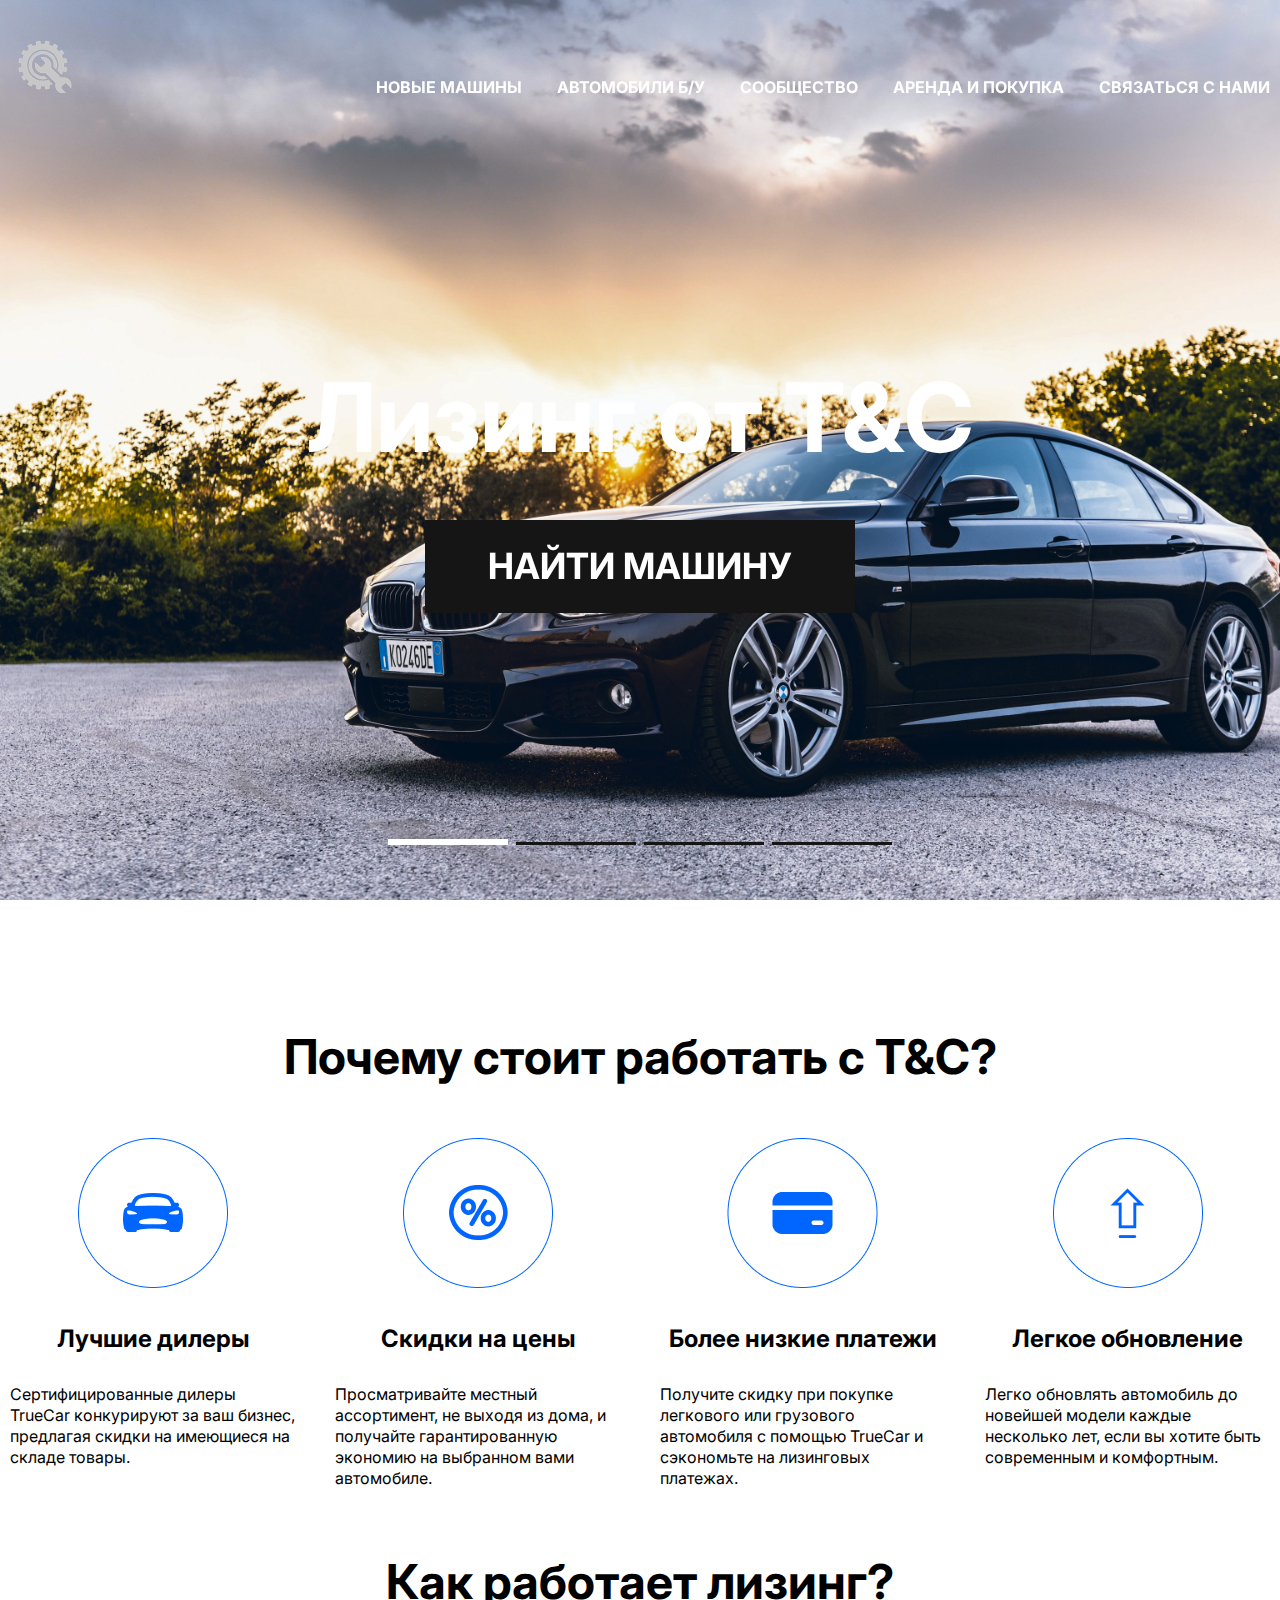
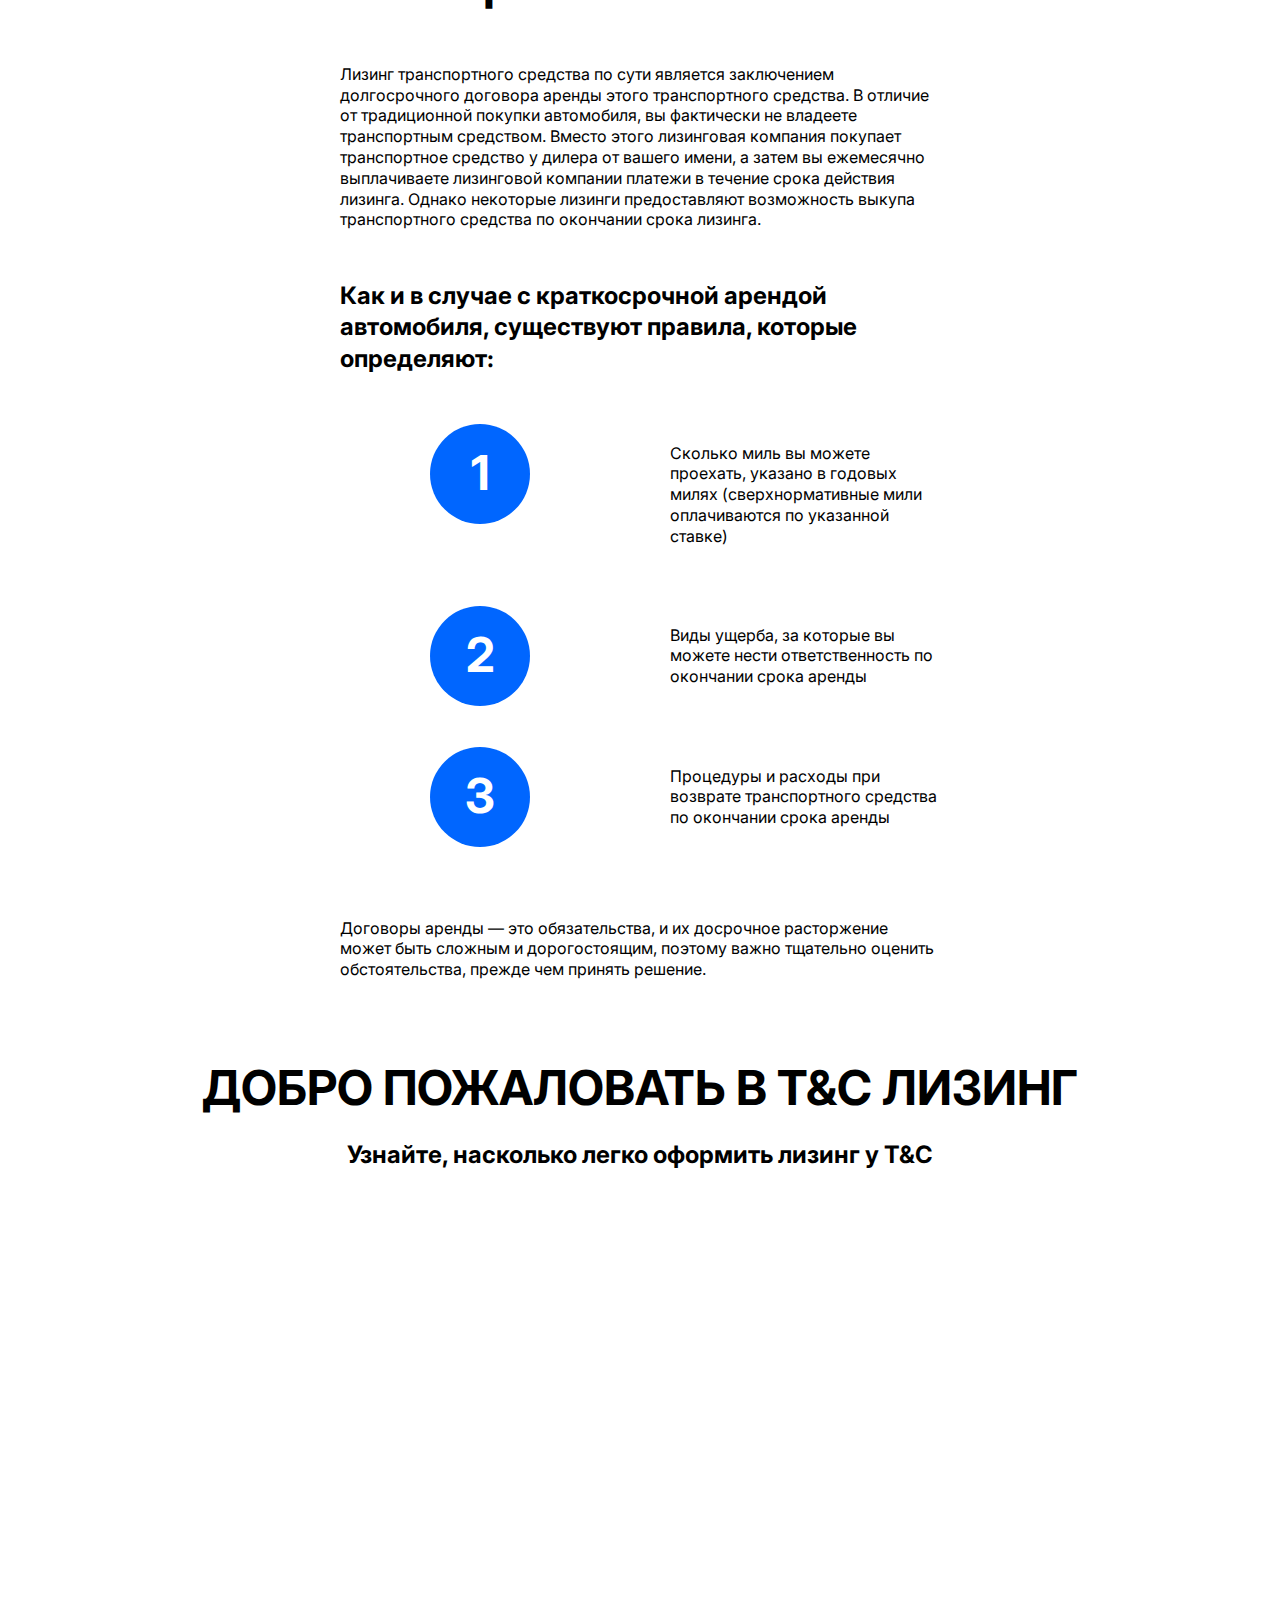
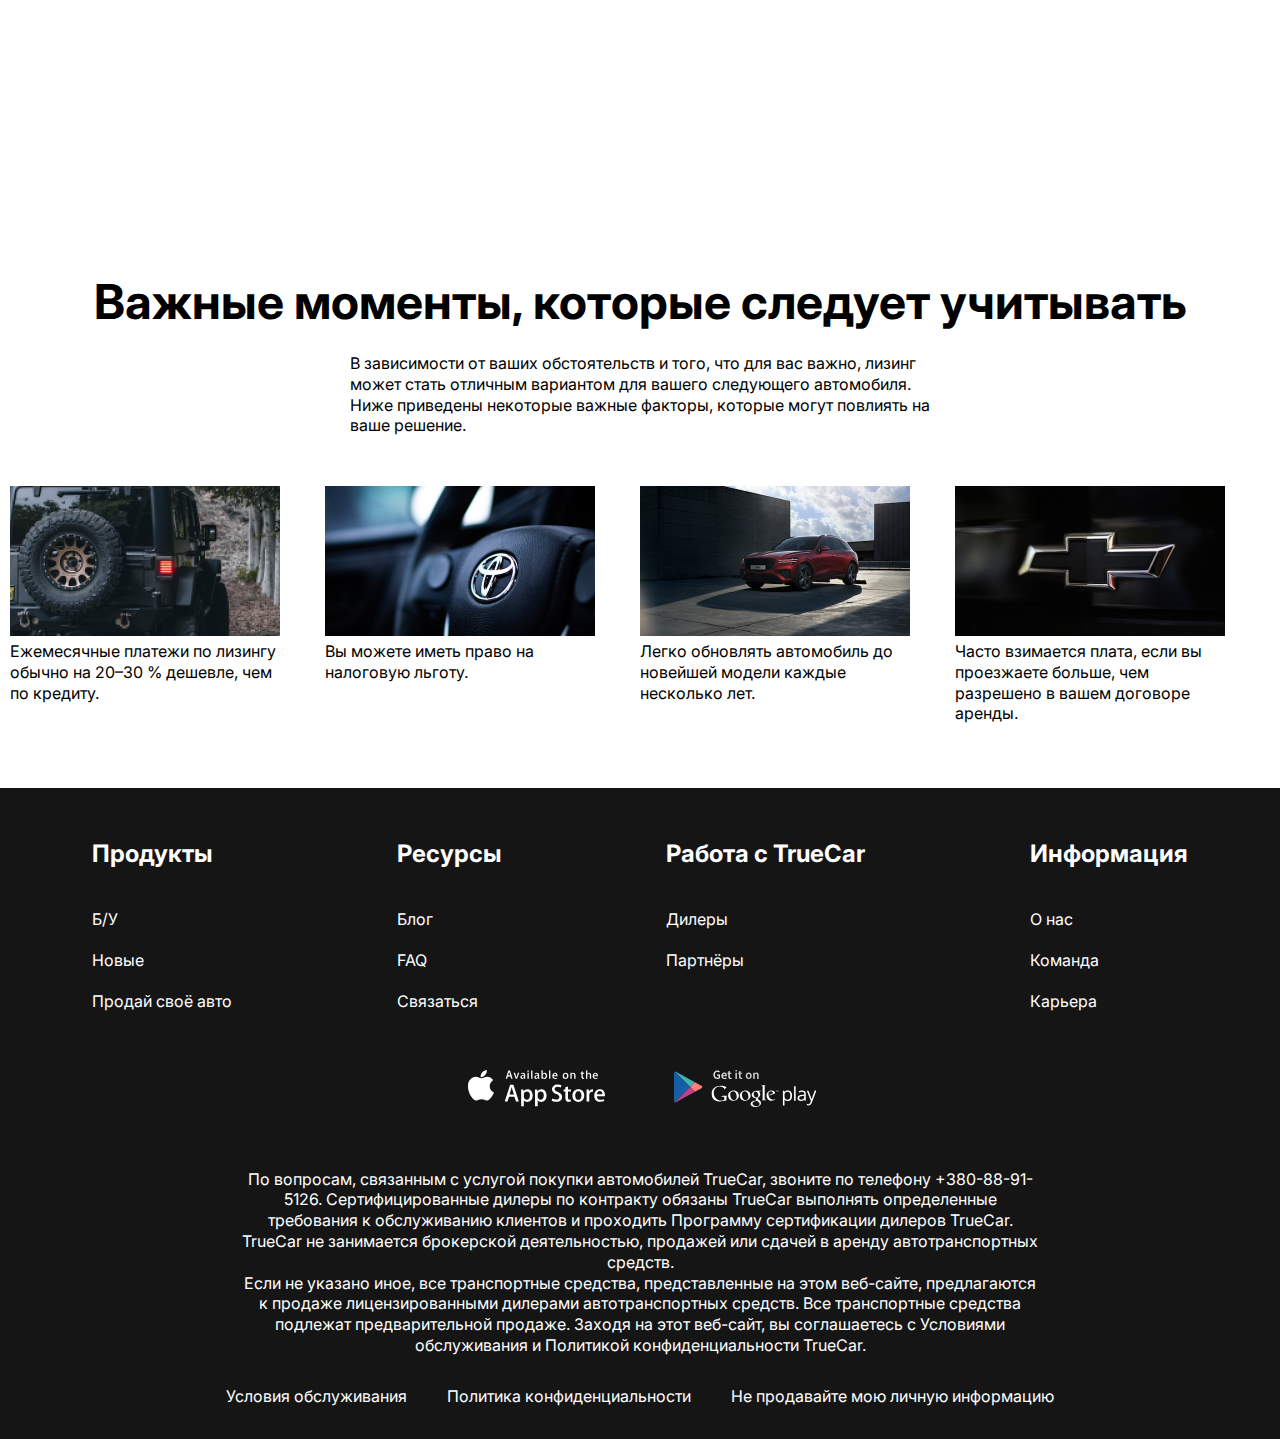
<file: index.html>
<!DOCTYPE html>
<html lang="en">
  <head>
    <meta charset="UTF-8" />
    <meta name="viewport" content="width=device-width, initial-scale=1.0" />
    <title>TrueCar</title>
    <!-- ------------ШРИФТЫ----------- -->
    <link rel="preconnect" href="https://fonts.googleapis.com" />
    <link rel="preconnect" href="https://fonts.gstatic.com" crossorigin />
    <link
      href="https://fonts.googleapis.com/css2?family=Inter&display=swap"
      rel="stylesheet"
    />
    <link rel="preconnect" href="https://fonts.googleapis.com" />
    <link rel="preconnect" href="https://fonts.gstatic.com" crossorigin />
    <link
      href="https://fonts.googleapis.com/css2?family=Inter:wght@700&display=swap"
      rel="stylesheet"
    />
    <link
      rel="stylesheet"
      href="https://cdn.jsdelivr.net/npm/swiper@11/swiper-bundle.min.css"
    />
        <!-- ------------------SLIDER-------- -->
        <link
        rel="stylesheet"
        href="https://cdn.jsdelivr.net/npm/swiper@11/swiper-bundle.min.css"
      />
    <!-- ------------ШРИФТЫ----------- -->
    <link rel="stylesheet" href="css/style.css" />
  </head>
  <body>
    <div class="wrapper">
      <header class="header header-main">
        <div class="container">
          <div class="header__inner">
            <a href="index.html" class="logo">
              <img src="images/pngwing.com 1.png" alt="" class="logo__img" />
            </a>
            <nav class="menu">
              <button class="menu__btn">
                <span></span>
                <span></span>
                <span></span>
              </button>
              <ul class="menu__list">
                <li class="menu__list-item">
                  <a href="cars.html" class="menu__list-link">НОВЫЕ МАШИНЫ</a>
                </li>
                <li class="menu__list-item">
                  <a href="used cars.html" class="menu__list-link">АВТОМОБИЛИ Б/У</a>
                </li>
                <li class="menu__list-item">
                  <a href="community.html" class="menu__list-link">СООБЩЕСТВО</a>
                </li>
                <li class="menu__list-item">
                  <a href="rent.html" class="menu__list-link">АРЕНДА И ПОКУПКА</a>
                </li>
                <li class="menu__list-item">
                  <a href="contacs.html" class="menu__list-link"
                    >СВЯЗАТЬСЯ С НАМИ</a
                  >
                </li>
              </ul>
            </nav>
          </div>
        </div>
      </header>
      <main class="main">
        <section class="top">
          <div class="container">
            <h1 class="title">Лизинг от T&C</h1>
            <a href="cars.html" class="top__link"> НАЙТИ МАШИНУ </a>
          </div>
        </section>
        <div class="slider">
          <div class="swiper">
            <div class="swiper-wrapper">
              <div
                class="swiper-slide"
                style="background-image: url(images/slide-1.jpg)"
              ></div>
              <div
                class="swiper-slide"
                style="background-image: url(images/lamborghini.jpg)"
              ></div>
              <div
                class="swiper-slide"
                style="background-image: url(images/mercedes.jpg)"
              ></div>
              <div
                class="swiper-slide"
                style="background-image: url(images/porshe.jpg)"
              ></div>
            </div>
            <div class="swiper-pagination"></div>
          </div>
        </div>
        <section class="why-lease"></section>
          <div class="container">
            <h2 class="section-title">Почему стоит работать с T&C?</h2>
            <ul class="why-lease__list">
              <li class="why-lease__item">
                <img
                  class="why-lease__item-img"
                  src="images/why-lease-1.png"
                  alt=""
                />
                <h3 class="why-lease__item-title">Лучшие дилеры</h3>

                <p class="why-lease__item-text">
                  Сертифицированные дилеры TrueCar конкурируют за ваш бизнес, предлагая скидки на имеющиеся на складе товары.
                </p>
              </li>

              <li class="why-lease__item">
                <img
                  class="why-lease__item-img"
                  src="images/why-lease-2.png"
                  alt=""
                />
                <h3 class="why-lease__item-title">Скидки на цены</h3>

                <p class="why-lease__item-text">
                  Просматривайте местный ассортимент, не выходя из дома, и получайте гарантированную экономию на выбранном вами автомобиле.
                </p>
              </li>

              <li class="why-lease__item">
                <img
                  class="why-lease__item-img"
                  src="images/why-lease-3.png"
                  alt=""
                />
                <h3 class="why-lease__item-title">Более низкие платежи</h3>

                <p class="why-lease__item-text">
                  Получите скидку при покупке легкового или грузового автомобиля с помощью TrueCar и сэкономьте на лизинговых платежах.
                </p>
              </li>

              <li class="why-lease__item">
                <img
                  class="why-lease__item-img"
                  src="images/why-lease-4.png"
                  alt=""
                />
                <h3 class="why-lease__item-title">Легкое обновление</h3>

                <p class="why-lease__item-text">
                  Легко обновлять автомобиль до новейшей модели каждые несколько лет, если вы хотите быть современным и комфортным.
                </p>
              </li>
            </ul>
          </div>
        </section>
        <section class="how-does">
          <div class="container">
            <div class="how-does__inner">
              <h2 class="section-title">Как работает лизинг?</h2>

              <p class="how-does__text">
                Лизинг транспортного средства по сути является заключением долгосрочного договора аренды этого транспортного средства. 
                В отличие от традиционной покупки автомобиля, вы фактически не владеете транспортным средством. 
                Вместо этого лизинговая компания покупает транспортное средство у дилера от вашего имени, 
                а затем вы ежемесячно выплачиваете лизинговой компании платежи в течение срока действия лизинга. 
                Однако некоторые лизинги предоставляют возможность выкупа транспортного средства по окончании срока лизинга.
              </p>
              <h4 class="how__does-title">
                Как и в случае с краткосрочной арендой автомобиля, существуют правила, которые определяют:
              </h4>
              <ol class="how__does-list">
                <li class="how__does-item">
                  Сколько миль вы можете проехать, указано в годовых милях (сверхнормативные мили оплачиваются по указанной ставке)
                </li>
                <li class="how__does-item">
                  Виды ущерба, за которые вы можете нести ответственность по окончании срока аренды
                </li>
                <li class="how__does-item">
                  Процедуры и расходы при возврате транспортного средства по окончании срока аренды
                </li>
              </ol>

              <p class="how-does__text">
                Договоры аренды — это обязательства, и их досрочное расторжение может быть сложным и дорогостоящим, поэтому важно тщательно оценить обстоятельства, прежде чем принять решение.
              </p>
            </div>
          </div>
        </section>
        <section class="video">
          <div class="container">
            <h2 class="section-title video__title">ДОБРО ПОЖАЛОВАТЬ В T&C ЛИЗИНГ</h2>
            <p class="video__text">Узнайте, насколько легко оформить лизинг у T&C </p>

            <iframe
              class="video__content"
              width="1000"
              height="500"
              src="https://www.youtube.com/embed/-4zsY28t76k?si=Yt5orxBGr8em1OGu"
              title="YouTube video player"
              frameborder="0"
              allow="accelerometer; autoplay; clipboard-write; encrypted-media; gyroscope; picture-in-picture; web-share"
              referrerpolicy="strict-origin-when-cross-origin"
              allowfullscreen
            ></iframe>
          </div>
        </section>
        <section class="important">
          <div class="container">
            <h2 class="section-title important__title">
              Важные моменты, которые следует учитывать
            </h2>
            <p class="important__text">
              В зависимости от ваших обстоятельств и того, что для вас важно, лизинг может стать отличным вариантом для вашего следующего автомобиля. Ниже приведены некоторые важные факторы, которые могут повлиять на ваше решение.
            </p>

            <ul class="important__list">
              <li class="important__item">
                <img
                  class="important__item-img"
                  src="images/imp-1.jpg"
                  alt=""
                />
                <p class="important__item-text">
                  Ежемесячные платежи по лизингу обычно на 20–30 % дешевле, чем по кредиту.
                </p>
              </li>

              <li class="important__item">
                <img
                  class="important__item-img"
                  src="images/imp-2.jpg"
                  alt=""
                />
                <p class="important__item-text">
                  Вы можете иметь право на налоговую льготу.
                </p>
              </li>

              <li class="important__item">
                <img
                  class="important__item-img"
                  src="images/imp-3.jpg"
                  alt=""
                />
                <p class="important__item-text">
                  Легко обновлять автомобиль до новейшей модели каждые несколько лет.
                </p>
              </li>

              <li class="important__item">
                <img
                  class="important__item-img"
                  src="images/imp-4.jpg"
                  alt=""
                />
                <p class="important__item-text">
                  Часто взимается плата, если вы проезжаете больше, чем разрешено в вашем договоре аренды.
                </p>
              </li>
            </ul>
          </div>
        </section>
      </main>
      <footer class="footer">
        <div class="container">
          <nav class="footer__menu">
            <ul class="footer__menu-list">
              <li class="footer__menu-item">
                <p class="footer__menu-title">Продукты</p>
              </li>
              <li class="footer__menu-item">
                <a href="#" class="footer__menu-link">Б/У</a>
              </li>
              <li class="footer__menu-item">
                <a href="#" class="footer__menu-link">Новые</a>
              </li>
              <li class="footer__menu-item">
                <a href="#" class="footer__menu-link">Продай своё авто</a>
              </li>
            </ul>
            <ul class="footer__menu-list">
              <li class="footer__menu-item">
                <p class="footer__menu-title">Ресурсы</p>
              </li>
              <li class="footer__menu-item">
                <a href="#" class="footer__menu-link">Блог</a>
              </li>
              <li class="footer__menu-item">
                <a href="#" class="footer__menu-link">FAQ</a>
              </li>
              <li class="footer__menu-item">
                <a href="#" class="footer__menu-link">Связаться</a>
              </li>
            </ul>
            <ul class="footer__menu-list">
              <li class="footer__menu-item">
                <p class="footer__menu-title">Работа с TrueCar</p>
              </li>
              <li class="footer__menu-item">
                <a href="#" class="footer__menu-link">Дилеры</a>
              </li>
              <li class="footer__menu-item">
                <a href="#" class="footer__menu-link">Партнёры</a>
              </li>
            </ul>
            <ul class="footer__menu-list">
              <li class="footer__menu-item">
                <p class="footer__menu-title">Информация</p>
              </li>
              <li class="footer__menu-item">
                <a href="#" class="footer__menu-link">О нас</a>
              </li>
              <li class="footer__menu-item">
                <a href="#" class="footer__menu-link">Команда</a>
              </li>
              <li class="footer__menu-item">
                <a href="#" class="footer__menu-link">Карьера</a>
              </li>
            </ul>
          </nav>
          <ul class="app">
            <li class="app__item">
              <a href="#" class="app__item-link">
                <img class="app__item-img" src="images/app-store.svg" />
              </a>
            </li>
            <li class="app__item">
              <a href="#" class="app__item-link">
                <img class="app__item-img" src="images/google-play.svg" />
              </a>
            </li>
          </ul>
          <div class="footer__copy">
            <p class="footer__copy-text">
              По вопросам, связанным с услугой покупки автомобилей TrueCar, звоните по телефону +380-88-91-5126.
              Сертифицированные дилеры по контракту обязаны TrueCar выполнять определенные требования к обслуживанию клиентов и проходить Программу сертификации дилеров TrueCar.
              TrueCar не занимается брокерской деятельностью, продажей или сдачей в аренду автотранспортных средств. 
            </p>
            <p class="footer__copy-text">
              Если не указано иное, все транспортные средства, представленные на этом веб-сайте, предлагаются к продаже лицензированными дилерами автотранспортных средств. 
              Все транспортные средства подлежат предварительной продаже. Заходя на этот веб-сайт, вы соглашаетесь с Условиями обслуживания и Политикой конфиденциальности TrueCar.
            </p>
          </div>
          <nav class="copy__nav">
            <ul class="copy__nav-list">
              <li class="copy__nav-item">
                <a href="#" class="copy__nav-link">Условия обслуживания</a>
              </li>
              <li class="copy__nav-item">
                <a href="#" class="copy__nav-link">Политика конфиденциальности</a>
              </li>
              <li class="copy__nav-item">
                <a href="#" class="copy__nav-link"
                  >Не продавайте мою личную информацию</a
                >
              </li>
            </ul>
          </nav>
        </div>
      </footer>
    </div>
    <script src="https://cdn.jsdelivr.net/npm/swiper@11/swiper-bundle.min.js"></script>
    <script src="/Js/main.js"></script>
  </body>
</html>
</file>
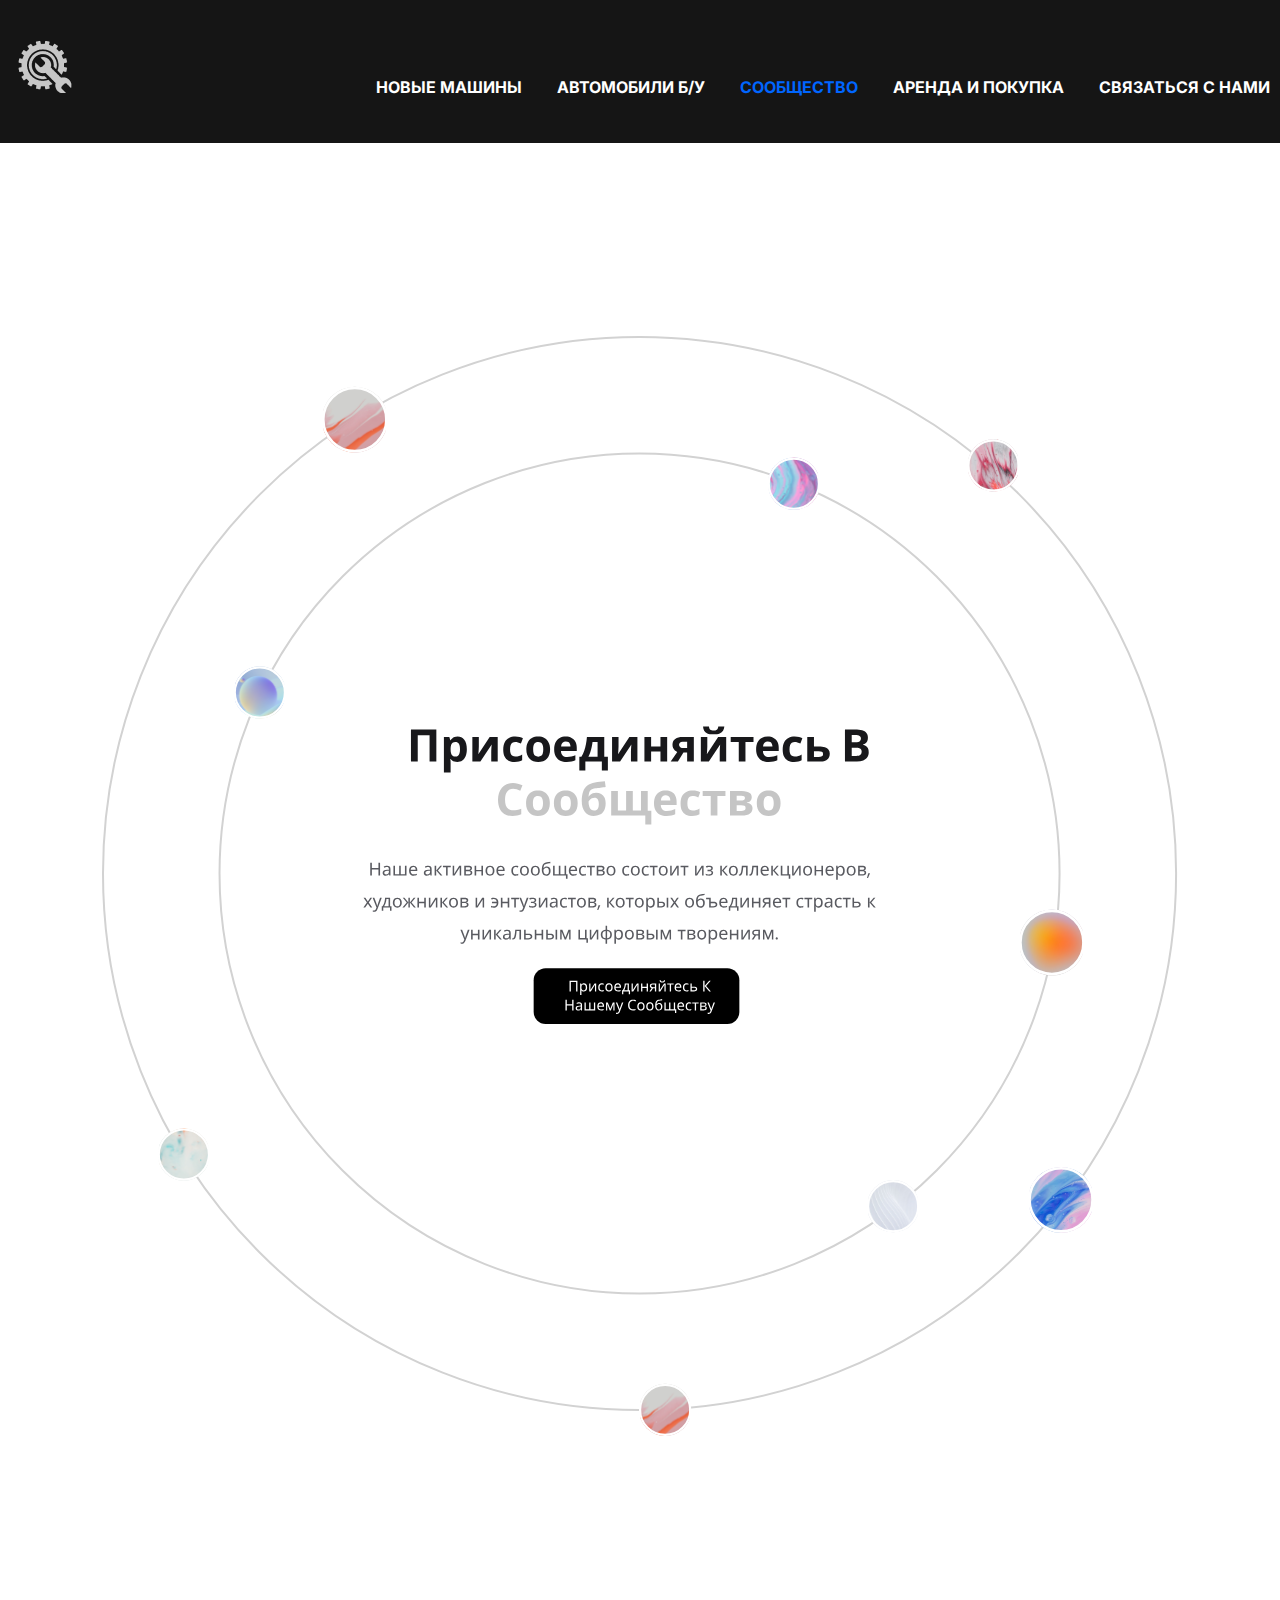
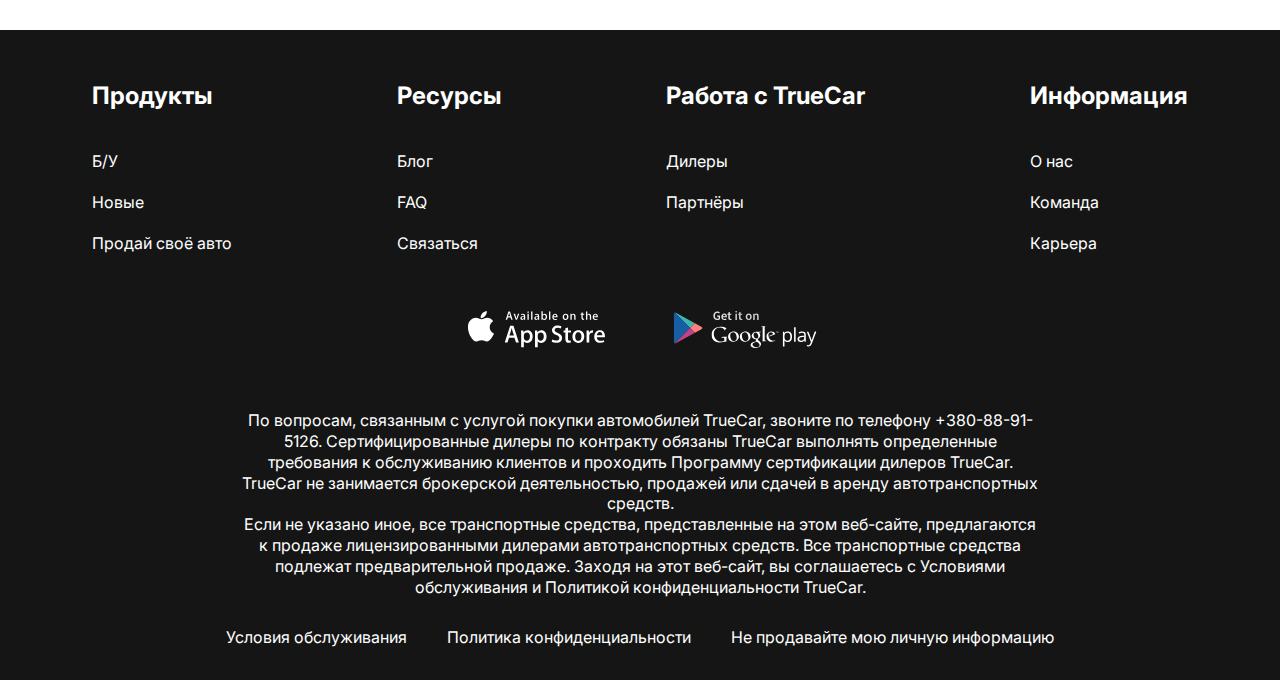
<file: community.html>
<!DOCTYPE html>
<html lang="en">
  <head>
    <meta charset="UTF-8" />
    <meta name="viewport" content="width=device-width, initial-scale=1.0" />
    <title>Document</title>
    <link rel="preconnect" href="https://fonts.googleapis.com" />
    <link rel="preconnect" href="https://fonts.gstatic.com" crossorigin />
    <link
      href="https://fonts.googleapis.com/css2?family=Inter&display=swap"
      rel="stylesheet"
    />
    <link rel="preconnect" href="https://fonts.googleapis.com" />
    <link rel="preconnect" href="https://fonts.gstatic.com" crossorigin />
    <link
      href="https://fonts.googleapis.com/css2?family=Inter:wght@700&display=swap"
      rel="stylesheet"
    />
    <link rel="stylesheet" href="css/style.css" />
    <link rel="stylesheet" href="css/community.css" />
  </head>
  <body>
    <div class="wrapper">
      <header class="header">
        <div class="container">
          <div class="header__inner">
            <a href="index.html" class="logo">
              <img src="images/pngwing.com 1.png" alt="" class="logo__img" />
            </a>
            <nav class="menu">
              <button class="menu__btn">
                <span></span>
                <span></span>
                <span></span>
              </button>
              <ul class="menu__list">
                <li class="menu__list-item">
                  <a href="cars.html" class="menu__list-link">НОВЫЕ МАШИНЫ</a>
                </li>
                <li class="menu__list-item">
                  <a href="used cars.html" class="menu__list-link"
                    >АВТОМОБИЛИ Б/У</a
                  >
                </li>
                <li class="menu__list-item">
                  <a
                    href="community.html"
                    class="menu__list-link menu__list-link--active"
                    >СООБЩЕСТВО</a
                  >
                </li>
                <li class="menu__list-item">
                  <a href="rent.html" class="menu__list-link"
                    >АРЕНДА И ПОКУПКА</a
                  >
                </li>
                <li class="menu__list-item">
                  <a href="contacs.html" class="menu__list-link"
                    >СВЯЗАТЬСЯ С НАМИ</a
                  >
                </li>
              </ul>
            </nav>
          </div>
        </div>
      </header>
      <main>
        <section class="oribta">
          <div class="container">
            <img
              class="orbit"
              src="/images/Community/Join-Community.svg"
              alt=""
            />
          </div>
        </section>
      </main>
      <footer class="footer">
        <div class="container">
          <nav class="footer__menu">
            <ul class="footer__menu-list">
              <li class="footer__menu-item">
                <p class="footer__menu-title">Продукты</p>
              </li>
              <li class="footer__menu-item">
                <a href="#" class="footer__menu-link">Б/У</a>
              </li>
              <li class="footer__menu-item">
                <a href="#" class="footer__menu-link">Новые</a>
              </li>
              <li class="footer__menu-item">
                <a href="#" class="footer__menu-link">Продай своё авто</a>
              </li>
            </ul>
            <ul class="footer__menu-list">
              <li class="footer__menu-item">
                <p class="footer__menu-title">Ресурсы</p>
              </li>
              <li class="footer__menu-item">
                <a href="#" class="footer__menu-link">Блог</a>
              </li>
              <li class="footer__menu-item">
                <a href="#" class="footer__menu-link">FAQ</a>
              </li>
              <li class="footer__menu-item">
                <a href="#" class="footer__menu-link">Связаться</a>
              </li>
            </ul>
            <ul class="footer__menu-list">
              <li class="footer__menu-item">
                <p class="footer__menu-title">Работа с TrueCar</p>
              </li>
              <li class="footer__menu-item">
                <a href="#" class="footer__menu-link">Дилеры</a>
              </li>
              <li class="footer__menu-item">
                <a href="#" class="footer__menu-link">Партнёры</a>
              </li>
            </ul>
            <ul class="footer__menu-list">
              <li class="footer__menu-item">
                <p class="footer__menu-title">Информация</p>
              </li>
              <li class="footer__menu-item">
                <a href="#" class="footer__menu-link">О нас</a>
              </li>
              <li class="footer__menu-item">
                <a href="#" class="footer__menu-link">Команда</a>
              </li>
              <li class="footer__menu-item">
                <a href="#" class="footer__menu-link">Карьера</a>
              </li>
            </ul>
          </nav>
          <ul class="app">
            <li class="app__item">
              <a href="#" class="app__item-link">
                <img class="app__item-img" src="images/app-store.svg" />
              </a>
            </li>
            <li class="app__item">
              <a href="#" class="app__item-link">
                <img class="app__item-img" src="images/google-play.svg" />
              </a>
            </li>
          </ul>
          <div class="footer__copy">
            <p class="footer__copy-text">
              По вопросам, связанным с услугой покупки автомобилей TrueCar,
              звоните по телефону +380-88-91-5126. Сертифицированные дилеры по
              контракту обязаны TrueCar выполнять определенные требования к
              обслуживанию клиентов и проходить Программу сертификации дилеров
              TrueCar. TrueCar не занимается брокерской деятельностью, продажей
              или сдачей в аренду автотранспортных средств.
            </p>
            <p class="footer__copy-text">
              Если не указано иное, все транспортные средства, представленные на
              этом веб-сайте, предлагаются к продаже лицензированными дилерами
              автотранспортных средств. Все транспортные средства подлежат
              предварительной продаже. Заходя на этот веб-сайт, вы соглашаетесь
              с Условиями обслуживания и Политикой конфиденциальности TrueCar.
            </p>
          </div>
          <nav class="copy__nav">
            <ul class="copy__nav-list">
              <li class="copy__nav-item">
                <a href="#" class="copy__nav-link">Условия обслуживания</a>
              </li>
              <li class="copy__nav-item">
                <a href="#" class="copy__nav-link"
                  >Политика конфиденциальности</a
                >
              </li>
              <li class="copy__nav-item">
                <a href="#" class="copy__nav-link"
                  >Не продавайте мою личную информацию</a
                >
              </li>
            </ul>
          </nav>
        </div>
      </footer>
    </div>
    <script src="/Js/main.js"></script>
  </body>
</html>
</file>
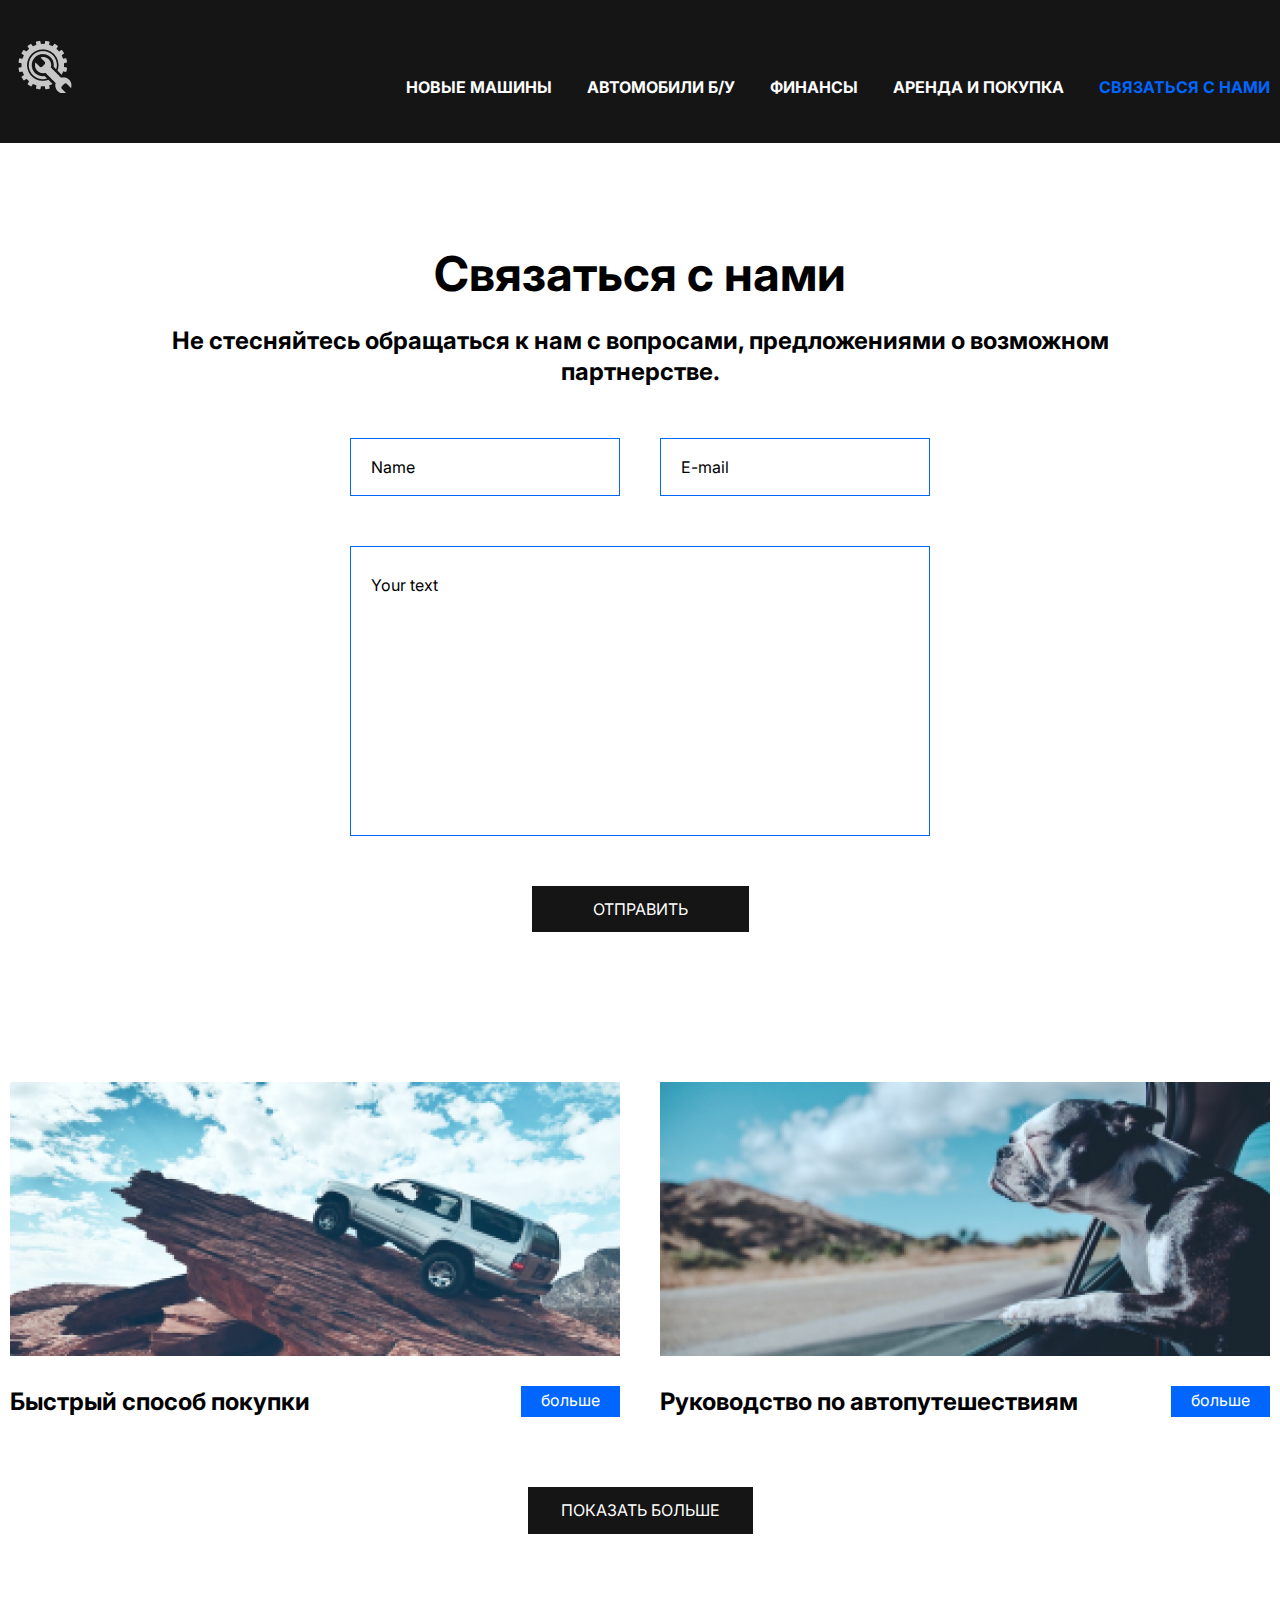
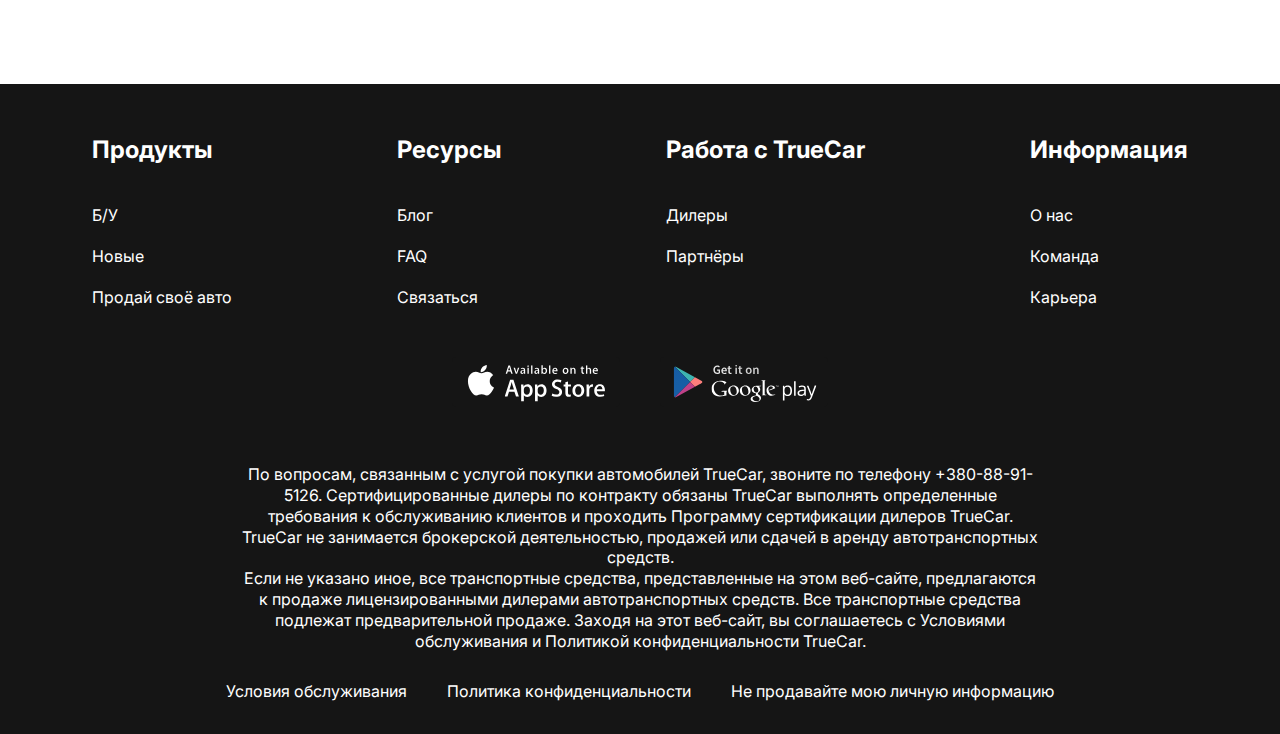
<file: contacs.html>
<!DOCTYPE html>
<html lang="en">
  <head>
    <meta charset="UTF-8" />
    <meta name="viewport" content="width=device-width, initial-scale=1.0" />
    <title>Document</title>
    <link rel="preconnect" href="https://fonts.googleapis.com" />
    <link rel="preconnect" href="https://fonts.gstatic.com" crossorigin />
    <link
      href="https://fonts.googleapis.com/css2?family=Inter&display=swap"
      rel="stylesheet"
    />
    <link rel="preconnect" href="https://fonts.googleapis.com" />
    <link rel="preconnect" href="https://fonts.gstatic.com" crossorigin />
    <link
      href="https://fonts.googleapis.com/css2?family=Inter:wght@700&display=swap"
      rel="stylesheet"
    />
    <link rel="stylesheet" href="css/style.css" />
  </head>
  <body>
    <div class="wrapper">
      <header class="header">
        <div class="container">
          <div class="header__inner">
            <a href="index.html" class="logo">
              <img src="images/pngwing.com 1.png" alt="" class="logo__img" />
            </a>
            <nav class="menu">
              <button class="menu__btn">
                <span></span>
                <span></span>
                <span></span>
              </button>
              <ul class="menu__list">
                <li class="menu__list-item">
                  <a href="cars.html" class="menu__list-link">НОВЫЕ МАШИНЫ</a>
                </li>
                <li class="menu__list-item">
                  <a href="cars by.html" class="menu__list-link"
                    >АВТОМОБИЛИ Б/У</a
                  >
                </li>
                <li class="menu__list-item">
                  <a href="#" class="menu__list-link">ФИНАНСЫ</a>
                </li>
                <li class="menu__list-item">
                  <a href="#" class="menu__list-link">АРЕНДА И ПОКУПКА</a>
                </li>
                <li class="menu__list-item">
                  <a
                    href="contacs.html"
                    class="menu__list-link menu__list-link--active"
                    >СВЯЗАТЬСЯ С НАМИ</a
                  >
                </li>
              </ul>
            </nav>
          </div>
        </div>
      </header>
      <main class="main">
        <section class="contacts">
          <div class="container">
            <h2 class="section-title contacts__title">Связаться с нами</h2>
            <p class="contacts__text">
              Не стесняйтесь обращаться к нам с вопросами, предложениями о
              возможном партнерстве.
            </p>
            <form action="" class="form">
              <input type="text" class="form__input" placeholder="Name" />
              <input type="email" class="form__input" placeholder="E-mail" />
              <textarea
                class="form__textarea"
                placeholder="Your text"
              ></textarea>
              <button class="form__btn" type="submit">ОТПРАВИТЬ</button>
            </form>
          </div>
        </section>
        <section class="blog">
          <div class="container">
            <div class="blog__items">
              <div class="blog__item">
                <img
                  class="blog__item-img"
                  src="images/Cars-3/blog-1.jpg"
                  alt=""
                />
                <h4 class="blog__item-title">Быстрый способ покупки</h4>
                <a href="#" class="blog__item-link">больше</a>
              </div>
              <div class="blog__item">
                <img
                  class="blog__item-img"
                  src="images/Cars-3/blog-2.jpg"
                  alt=""
                />
                <h4 class="blog__item-title">
                  Руководство по автопутешествиям
                </h4>
                <a href="#" class="blog__item-link">больше</a>
              </div>
            </div>
            <a href="" class="showmore-link">ПОКАЗАТЬ БОЛЬШЕ</a>
          </div>
        </section>
      </main>
      <footer class="footer">
        <div class="container">
          <nav class="footer__menu">
            <ul class="footer__menu-list">
              <li class="footer__menu-item">
                <p class="footer__menu-title">Продукты</p>
              </li>
              <li class="footer__menu-item">
                <a href="#" class="footer__menu-link">Б/У</a>
              </li>
              <li class="footer__menu-item">
                <a href="#" class="footer__menu-link">Новые</a>
              </li>
              <li class="footer__menu-item">
                <a href="#" class="footer__menu-link">Продай своё авто</a>
              </li>
            </ul>
            <ul class="footer__menu-list">
              <li class="footer__menu-item">
                <p class="footer__menu-title">Ресурсы</p>
              </li>
              <li class="footer__menu-item">
                <a href="#" class="footer__menu-link">Блог</a>
              </li>
              <li class="footer__menu-item">
                <a href="#" class="footer__menu-link">FAQ</a>
              </li>
              <li class="footer__menu-item">
                <a href="#" class="footer__menu-link">Связаться</a>
              </li>
            </ul>
            <ul class="footer__menu-list">
              <li class="footer__menu-item">
                <p class="footer__menu-title">Работа с TrueCar</p>
              </li>
              <li class="footer__menu-item">
                <a href="#" class="footer__menu-link">Дилеры</a>
              </li>
              <li class="footer__menu-item">
                <a href="#" class="footer__menu-link">Партнёры</a>
              </li>
            </ul>
            <ul class="footer__menu-list">
              <li class="footer__menu-item">
                <p class="footer__menu-title">Информация</p>
              </li>
              <li class="footer__menu-item">
                <a href="#" class="footer__menu-link">О нас</a>
              </li>
              <li class="footer__menu-item">
                <a href="#" class="footer__menu-link">Команда</a>
              </li>
              <li class="footer__menu-item">
                <a href="#" class="footer__menu-link">Карьера</a>
              </li>
            </ul>
          </nav>
          <ul class="app">
            <li class="app__item">
              <a href="#" class="app__item-link">
                <img class="app__item-img" src="images/app-store.svg" />
              </a>
            </li>
            <li class="app__item">
              <a href="#" class="app__item-link">
                <img class="app__item-img" src="images/google-play.svg" />
              </a>
            </li>
          </ul>
          <div class="footer__copy">
            <p class="footer__copy-text">
              По вопросам, связанным с услугой покупки автомобилей TrueCar,
              звоните по телефону +380-88-91-5126. Сертифицированные дилеры по
              контракту обязаны TrueCar выполнять определенные требования к
              обслуживанию клиентов и проходить Программу сертификации дилеров
              TrueCar. TrueCar не занимается брокерской деятельностью, продажей
              или сдачей в аренду автотранспортных средств.
            </p>
            <p class="footer__copy-text">
              Если не указано иное, все транспортные средства, представленные на
              этом веб-сайте, предлагаются к продаже лицензированными дилерами
              автотранспортных средств. Все транспортные средства подлежат
              предварительной продаже. Заходя на этот веб-сайт, вы соглашаетесь
              с Условиями обслуживания и Политикой конфиденциальности TrueCar.
            </p>
          </div>
          <nav class="copy__nav">
            <ul class="copy__nav-list">
              <li class="copy__nav-item">
                <a href="#" class="copy__nav-link">Условия обслуживания</a>
              </li>
              <li class="copy__nav-item">
                <a href="#" class="copy__nav-link"
                  >Политика конфиденциальности</a
                >
              </li>
              <li class="copy__nav-item">
                <a href="#" class="copy__nav-link"
                  >Не продавайте мою личную информацию</a
                >
              </li>
            </ul>
          </nav>
        </div>
      </footer>
    </div>
    <script src="/Js/main.js"></script>
  </body>
</html>
</file>
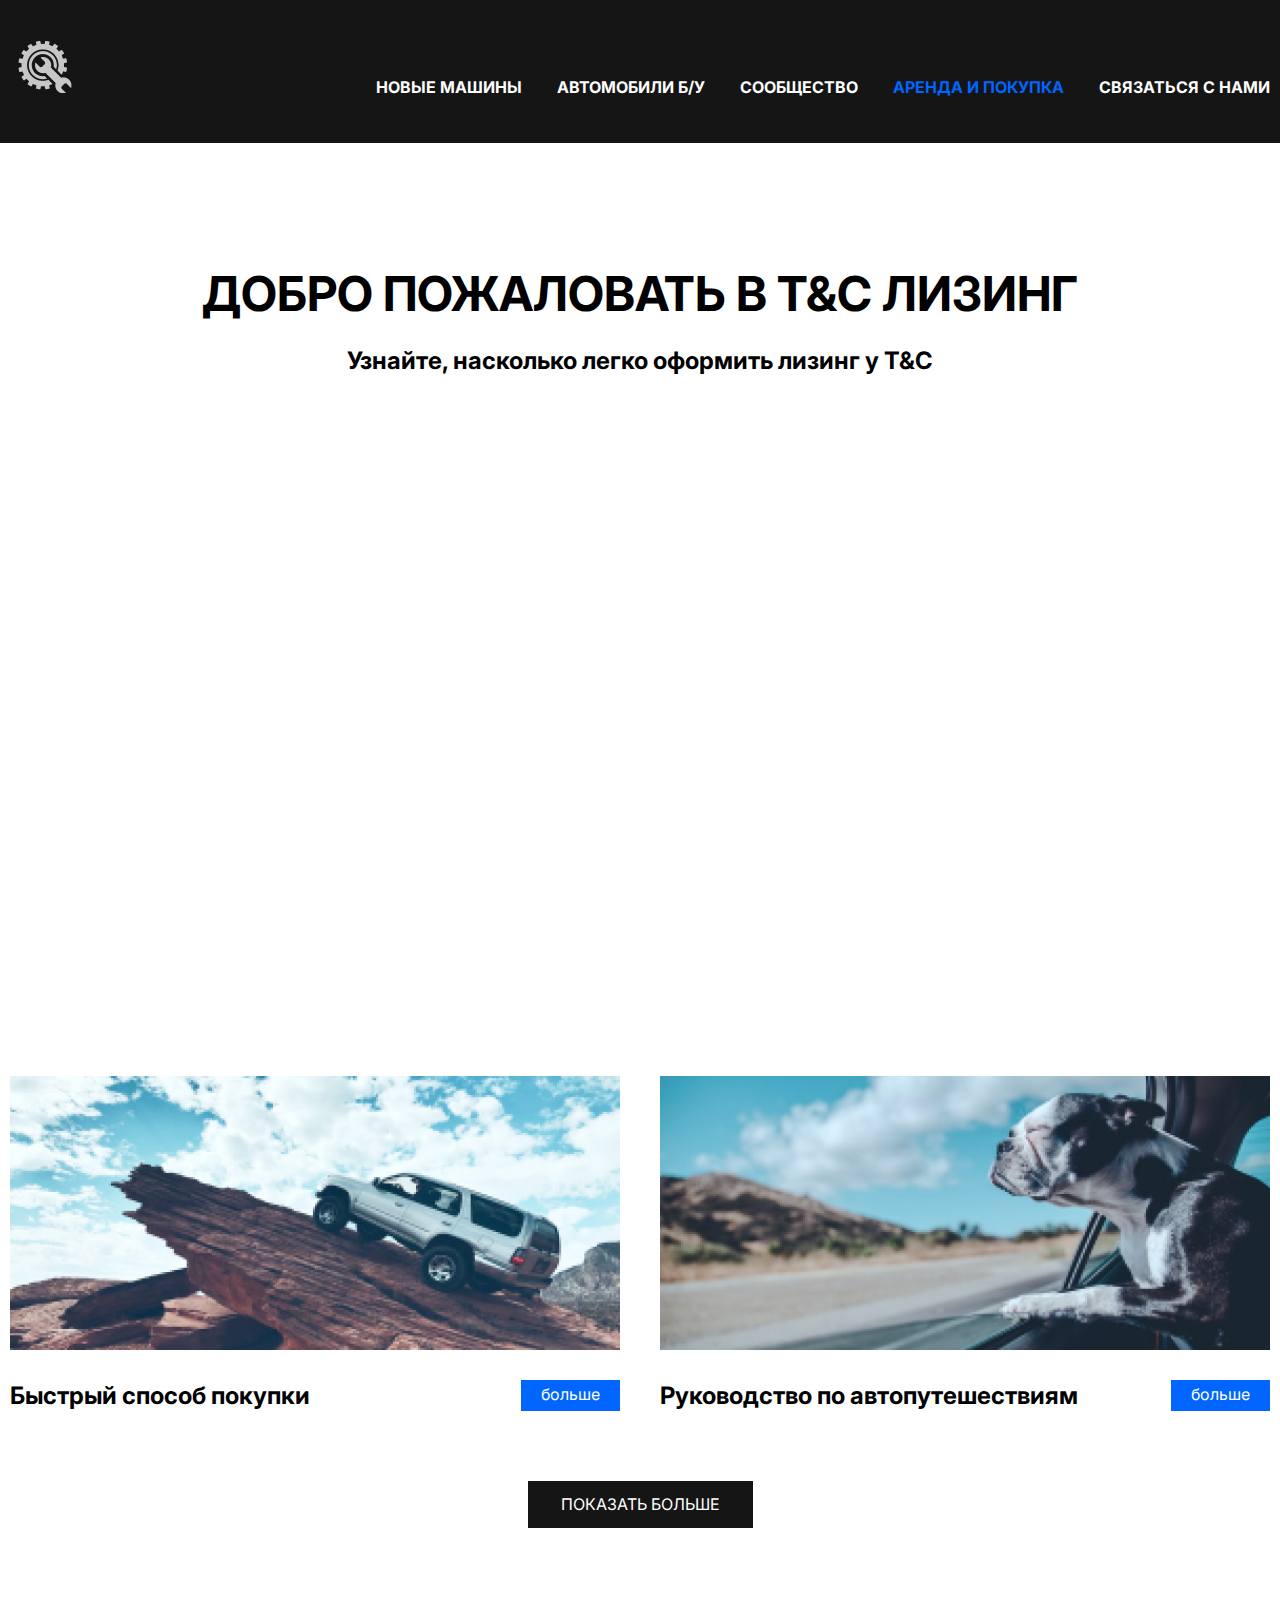
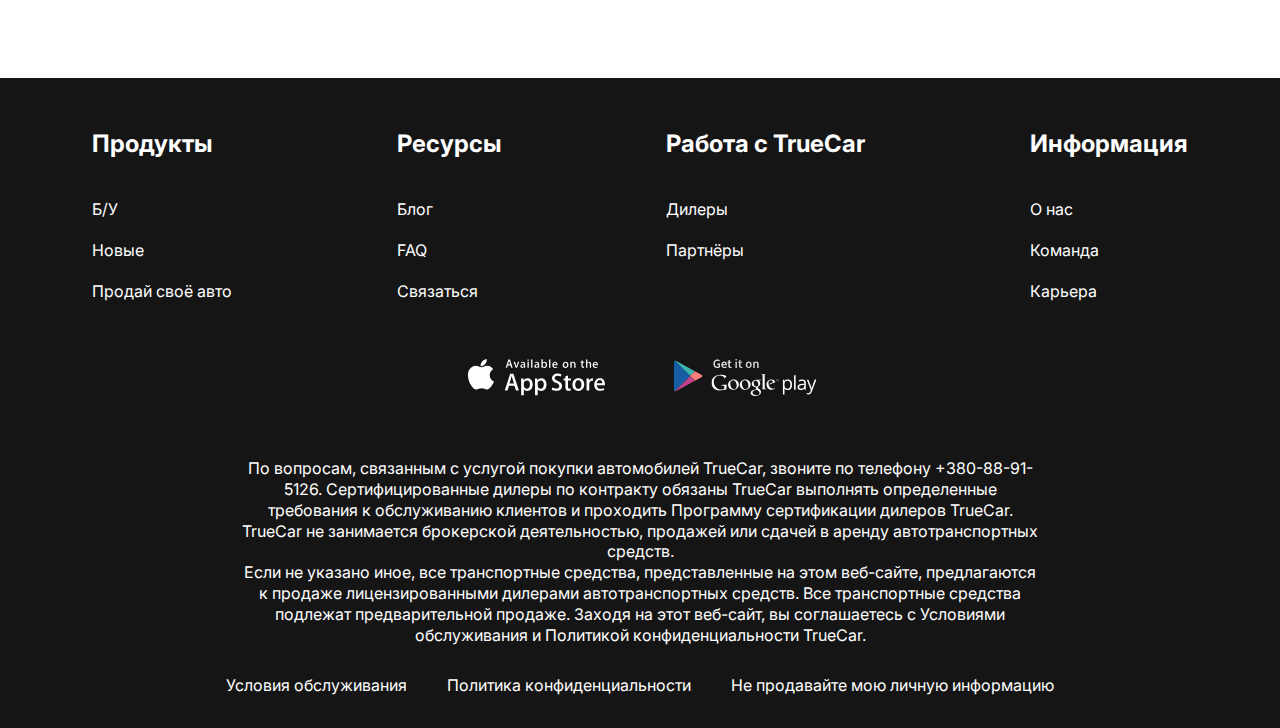
<file: rent.html>
<!DOCTYPE html>
<html lang="en">
  <head>
    <meta charset="UTF-8" />
    <meta name="viewport" content="width=device-width, initial-scale=1.0" />
    <title>Document</title>
    <link rel="preconnect" href="https://fonts.googleapis.com" />
    <link rel="preconnect" href="https://fonts.gstatic.com" crossorigin />
    <link
      href="https://fonts.googleapis.com/css2?family=Inter&display=swap"
      rel="stylesheet"
    />
    <link rel="preconnect" href="https://fonts.googleapis.com" />
    <link rel="preconnect" href="https://fonts.gstatic.com" crossorigin />
    <link
      href="https://fonts.googleapis.com/css2?family=Inter:wght@700&display=swap"
      rel="stylesheet"
    />
    <link rel="stylesheet" href="css/style.css" />
    <link rel="stylesheet" href="css/community.css" />
  </head>
  <body>
    <div class="wrapper">
      <header class="header">
        <div class="container">
          <div class="header__inner">
            <a href="index.html" class="logo">
              <img src="images/pngwing.com 1.png" alt="" class="logo__img" />
            </a>
            <nav class="menu">
              <button class="menu__btn">
                <span></span>
                <span></span>
                <span></span>
              </button>
              <ul class="menu__list">
                <li class="menu__list-item">
                  <a href="cars.html" class="menu__list-link">НОВЫЕ МАШИНЫ</a>
                </li>
                <li class="menu__list-item">
                  <a href="used cars.html" class="menu__list-link"
                    >АВТОМОБИЛИ Б/У</a
                  >
                </li>
                <li class="menu__list-item">
                  <a href="community.html" class="menu__list-link"
                    >СООБЩЕСТВО</a
                  >
                </li>
                <li class="menu__list-item">
                  <a
                    href="rent.html"
                    class="menu__list-link menu__list-link--active"
                    >АРЕНДА И ПОКУПКА</a
                  >
                </li>
                <li class="menu__list-item">
                  <a href="contacs.html" class="menu__list-link"
                    >СВЯЗАТЬСЯ С НАМИ</a
                  >
                </li>
              </ul>
            </nav>
          </div>
        </div>
      </header>
      <main>
        <section class="video">
          <div class="container">
            <h2 class="section-title video__title2">
              ДОБРО ПОЖАЛОВАТЬ В T&C ЛИЗИНГ
            </h2>
            <p class="video__text">
              Узнайте, насколько легко оформить лизинг у T&C
            </p>
            <iframe
              class="video__content"
              width="1000"
              height="500"
              src="https://www.youtube.com/embed/Pxt2LrqOvLE?si=oh2sFTegWDPlfv-6"
              title="YouTube video player"
              frameborder="0"
              allow="accelerometer; autoplay; clipboard-write; encrypted-media; gyroscope; picture-in-picture; web-share"
              referrerpolicy="strict-origin-when-cross-origin"
              allowfullscreen
            ></iframe>
          </div>
        </section>
        <section class="blog">
          <div class="container">
            <div class="blog__items">
              <div class="blog__item">
                <img
                  class="blog__item-img"
                  src="images/Cars-3/blog-1.jpg"
                  alt=""
                />
                <h4 class="blog__item-title">Быстрый способ покупки</h4>
                <a href="#" class="blog__item-link">больше</a>
              </div>
              <div class="blog__item">
                <img
                  class="blog__item-img"
                  src="images/Cars-3/blog-2.jpg"
                  alt=""
                />
                <h4 class="blog__item-title">
                  Руководство по автопутешествиям
                </h4>
                <a href="#" class="blog__item-link">больше</a>
              </div>
            </div>
            <a href="" class="showmore-link">ПОКАЗАТЬ БОЛЬШЕ</a>
          </div>
        </section>
      </main>
      <footer class="footer">
        <div class="container">
          <nav class="footer__menu">
            <ul class="footer__menu-list">
              <li class="footer__menu-item">
                <p class="footer__menu-title">Продукты</p>
              </li>
              <li class="footer__menu-item">
                <a href="#" class="footer__menu-link">Б/У</a>
              </li>
              <li class="footer__menu-item">
                <a href="#" class="footer__menu-link">Новые</a>
              </li>
              <li class="footer__menu-item">
                <a href="#" class="footer__menu-link">Продай своё авто</a>
              </li>
            </ul>
            <ul class="footer__menu-list">
              <li class="footer__menu-item">
                <p class="footer__menu-title">Ресурсы</p>
              </li>
              <li class="footer__menu-item">
                <a href="#" class="footer__menu-link">Блог</a>
              </li>
              <li class="footer__menu-item">
                <a href="#" class="footer__menu-link">FAQ</a>
              </li>
              <li class="footer__menu-item">
                <a href="#" class="footer__menu-link">Связаться</a>
              </li>
            </ul>
            <ul class="footer__menu-list">
              <li class="footer__menu-item">
                <p class="footer__menu-title">Работа с TrueCar</p>
              </li>
              <li class="footer__menu-item">
                <a href="#" class="footer__menu-link">Дилеры</a>
              </li>
              <li class="footer__menu-item">
                <a href="#" class="footer__menu-link">Партнёры</a>
              </li>
            </ul>
            <ul class="footer__menu-list">
              <li class="footer__menu-item">
                <p class="footer__menu-title">Информация</p>
              </li>
              <li class="footer__menu-item">
                <a href="#" class="footer__menu-link">О нас</a>
              </li>
              <li class="footer__menu-item">
                <a href="#" class="footer__menu-link">Команда</a>
              </li>
              <li class="footer__menu-item">
                <a href="#" class="footer__menu-link">Карьера</a>
              </li>
            </ul>
          </nav>
          <ul class="app">
            <li class="app__item">
              <a href="#" class="app__item-link">
                <img class="app__item-img" src="images/app-store.svg" />
              </a>
            </li>
            <li class="app__item">
              <a href="#" class="app__item-link">
                <img class="app__item-img" src="images/google-play.svg" />
              </a>
            </li>
          </ul>
          <div class="footer__copy">
            <p class="footer__copy-text">
              По вопросам, связанным с услугой покупки автомобилей TrueCar,
              звоните по телефону +380-88-91-5126. Сертифицированные дилеры по
              контракту обязаны TrueCar выполнять определенные требования к
              обслуживанию клиентов и проходить Программу сертификации дилеров
              TrueCar. TrueCar не занимается брокерской деятельностью, продажей
              или сдачей в аренду автотранспортных средств.
            </p>
            <p class="footer__copy-text">
              Если не указано иное, все транспортные средства, представленные на
              этом веб-сайте, предлагаются к продаже лицензированными дилерами
              автотранспортных средств. Все транспортные средства подлежат
              предварительной продаже. Заходя на этот веб-сайт, вы соглашаетесь
              с Условиями обслуживания и Политикой конфиденциальности TrueCar.
            </p>
          </div>
          <nav class="copy__nav">
            <ul class="copy__nav-list">
              <li class="copy__nav-item">
                <a href="#" class="copy__nav-link">Условия обслуживания</a>
              </li>
              <li class="copy__nav-item">
                <a href="#" class="copy__nav-link"
                  >Политика конфиденциальности</a
                >
              </li>
              <li class="copy__nav-item">
                <a href="#" class="copy__nav-link"
                  >Не продавайте мою личную информацию</a
                >
              </li>
            </ul>
          </nav>
        </div>
      </footer>
    </div>
    <script src="/Js/main.js"></script>
  </body>
</html>
</file>
<file: css/style.css>
/* html {
  box-sizing: border-box;
}
*,
*::after,
*::before {
  box-sizing: inherit;
  margin: 0;
  padding: 0;
}

html,
body {
  height: 100%;
  line-height: 1.3;
}
ul {
  list-style-type: none;
}

a {
  text-decoration: none;
  color: inherit;
}


.wrapper {
  min-height: 100%;
  display: flex;
  flex-direction: column;
}

.header{
  height: 200px;
  background-color: orange;
}
.main {
  height: 200px;
  background-color: #fff;
  flex-grow: 1;
  margin-bottom: 0px;
}

.footer {
  height: 200px;
  background-color: #001414;
} */

html {
  box-sizing: border-box;
}
*,
*::after,
*::before {
  box-sizing: inherit;
  margin: 0;
  padding: 0;
}

html,
body {
  height: 100%;
}
ul {
  list-style-type: none;
}

a {
  text-decoration: none;
  color: inherit;
}

.wrapper {
  min-height: 100%;
  display: flex;
  flex-direction: column;
}

.section-title {
  margin-bottom: 50px;
  font-size: 48px;
  font-weight: 700;
  text-align: center;
}

.container {
  max-width: 1520px;
  margin: 0 auto;
  padding: 0px 10px;
}

body {
  font-family: "Inter", sans-serif;
  font-size: 16px;
  font-weight: 400;
  line-height: 1.3;
}
.header {
  background-color: #151515;
}

.header-main {
  background-color: transparent;
  position: absolute;
  z-index: 10;
  left: 0;
  right: 0;
}

.header__inner {
  padding-top: 40px;
}
.header__inner {
  padding-top: 40px;
  padding-bottom: 45px;
  display: flex;
  justify-content: space-between;
  align-items: flex-end;
}

.menu__list {
  display: flex;
  gap: 35px;
}

.menu__list-link {
  color: white;
  text-transform: uppercase;
  font-weight: 700;
}

.menu__list-link--active {
  color: #0066ff;
}

.footer {
  background-color: #151515;
  padding: 50px 0 32px;
  color: #fff;
}

.footer__menu {
  display: flex;
  justify-content: space-around;
  margin-bottom: 50px;
}

.footer__menu-list {
  max-width: 250px;
}

.footer__menu-title {
  font-size: 24px;
  font-weight: 700;
  padding-bottom: 20px;
}

.footer__menu-item + .footer__menu-item {
  padding-top: 20px;
}

.app {
  display: flex;
  justify-content: center;
  gap: 40px;
  margin-bottom: 52px;
}

.footer__copy {
  max-width: 800px;
  margin: 0 auto 30px;
  text-align: center;
}

.copy__nav-list {
  display: flex;
  justify-content: center;
  gap: 40px;
}

.main {
  flex-grow: 1;
}

.top {
  color: #fff;
  text-align: center;
  padding-top: 250px;
  padding-bottom: 50px;
  position: absolute;
  z-index: 5;
  left: 0;
  right: 0;
}

.title {
  padding-top: 105px;
  padding-bottom: 40px;
  font-size: 96px;
  font-weight: 700;
}

.top__link {
  background-color: #151515;
  padding: 23px;
  max-width: 430px;
  width: 100%;
  display: inline-block;
  text-transform: uppercase;
  font-size: 36px;
  font-weight: 700;
}

.swiper ::after {
  content: "";
  /* background: rgba(21, 21, 21, 0.3); */
  position: absolute;
  z-index: 5;
  left: 0;
  right: 0;
  bottom: 0;
  top: 0;
}

.swiper-slide {
  background-repeat: no-repeat;
  background-size: cover;
  background-position: center;
  height: 100vh;
}

.swiper-pagination-bullet {
  width: 120px;
  height: 3px;
  background-color: #151515;
  border-radius: 0;
  opacity: 1;
}

.swiper-pagination-horizontal.swiper-pagination-bullets
  swiper-pagination-bullet {
  margin: 0 15px;
}

.swiper-pagination-bullets.swiper-pagination-horizontal {
  bottom: 50px;
}

.swiper-pagination-bullet-active {
  height: 6px;
  background-color: #fff;
}

.why-lease {
  padding: 63px 0;
}

.why-lease__list {
  display: grid;
  grid-template-columns: repeat(4, 1fr);
  gap: 40px;
  text-align: center;
}

.why-lease__item-img {
  margin-bottom: 30px;
}

.why-lease__item-title {
  margin-bottom: 30px;
  font-size: 24px;
  font-weight: 700;
}

.why-lease__item-text {
  padding-bottom: 63px;
  text-align: left;
}

.how-does {
  padding-bottom: 77px;
}

.how-does__inner {
  max-width: 600px;
  margin: 0 auto;
}

.how__does-title {
  font-size: 24px;
  font-weight: 700;
  padding-top: 50px;
}

.how__does-list {
  padding: 50px 0 70px;
  counter-reset: myCounter;
}

.how__does-item {
  list-style-type: none;
  width: 270px;
  position: relative;
  margin-left: auto;
  padding-left: 240px;
  box-sizing: content-box;
  padding: 19px 0 19px 240px;
  min-height: 63px;
}

.how__does-item + .how__does-item {
  margin-top: 40px;
}

.how__does-item::before {
  counter-increment: myCounter;
  content: counter(myCounter);
  display: flex;
  justify-content: center;
  align-items: center;
  background-color: red;
  font-size: 48px;
  font-weight: 700;
  background-color: #0066ff;
  width: 100px;
  height: 100px;
  border-radius: 50%;
  color: #fff;
  position: absolute;
  left: 0;
  top: 0;
}

.video {
  padding-bottom: 150px;
}

.video__title {
  margin-bottom: 20px;
}

.video__title2 {
  margin-bottom: 20px;
  padding-top: 120px;
}

.video__text {
  font-size: 24px;
  font-weight: 700;
  margin-bottom: 50px;
  text-align: center;
}

.video__content {
  margin: 0 auto;
  display: block;
}

.important {
  padding-bottom: 44px;
}

.important__title {
  margin-bottom: 20px;
}

.important__text {
  max-width: 580px;
  margin: 0 auto 50px;
}

.important__list {
  display: grid;
  grid-template-columns: repeat(4, 1fr);
}
.important__item {
  margin-bottom: 20px;
}

.contacts {
  padding: 100px 0 150px;
}

.contacts__title {
  margin-bottom: 20px;
}

.contacts__text {
  text-align: center;
  font-weight: 700;
  font-size: 24px;
  margin-bottom: 50px;
  padding: 0 100px;
}

.form {
  max-width: 580px;
  margin: 0 auto;
  display: flex;
  justify-content: space-between;
  flex-wrap: wrap;
}

.form__input {
  width: 270px;
  padding: 18px 20px;
  display: inline-block;
  border: 1px solid #0066ff;
  margin-bottom: 50px;
  font-family: "Inter", sans-serif;
  font-size: 16px;
  font-weight: 400;
  line-height: 1.3;
  color: black;
}

.form__input::placeholder,
.form__textarea::placeholder {
  font-family: "Inter", sans-serif;
  font-size: 16px;
  font-weight: 400;
  line-height: 1.3;
  color: #000;
  opacity: 0, 5;
}

.form__textarea {
  width: 100%;
  resize: none;
  padding: 28px 20px;
  height: 290px;
  border: 1px solid #0066ff;
  font-family: "Inter", sans-serif;
  font-size: 16px;
  font-weight: 400;
  line-height: 1.3;
  color: #000;
  margin-bottom: 50px;
}

.form__btn {
  text-transform: uppercase;
  color: #fff;
  background-color: #151515;
  font-family: "Inter", sans-serif;
  font-size: 16px;
  font-weight: 400;
  padding: 13px 61px;
  margin: 0 auto;
  border: none;
}

.blog {
  padding-bottom: 150px;
}

.blog__items {
  display: grid;
  grid-template-columns: repeat(2, 1fr);
  gap: 40px;
  margin-bottom: 70px;
}

.blog__item {
  display: flex;
  justify-content: space-between;
  flex-wrap: wrap;
}

.blog__item-img {
  margin-bottom: 30px;
  width: 100%;
}

.blog__item-title {
  flex-basis: 446px;
  font-size: 24px;
  font-weight: 700;
}

.blog__item-link {
  color: #fff;
  background-color: #0066ff;
  padding: 4px 20px;
}

.showmore-link {
  text-transform: uppercase;
  background-color: #151515;
  padding: 13px;
  color: #fff;
  width: 225px;
  margin: 0 auto;
  text-align: center;
  display: block;
}

.choose {
  padding: 100px 0 150px;
}

.tabs {
  margin-bottom: 70px;
}

.tabs__btn {
  padding: 0 150px;
  display: flex;
  justify-content: space-between;
  gap: 80px;
}

.tabs__btn-item {
  font-size: 24px;
  font-weight: 700;
  cursor: pointer;
  border: none;
  background-color: transparent;
  padding: 0;
}

.tabs__btn-item--active {
  color: #0066ff;
}

.tabs__content-item {
  display: none;
  grid-template-columns: repeat(4, 1fr);
  gap: 100px 40px;
}

.tabs__content-item.tabs__content-item--active {
  display: grid;
}

.card {
  text-align: center;
}

.card__content {
  padding: 0 5px;
  border: 1px solid #0066ff;
  border-top: 0;
}

.card__img {
  display: block;
  min-width: 345px;
}

.card__title {
  padding-top: 20px;
  font-size: 24px;
  font-weight: 700;
  margin-bottom: 20px;
}

.card__text {
  margin-bottom: 20px;
}

.card__price {
  margin-bottom: 20px;
  margin-bottom: 20px;
  font-weight: 700;
  font-size: 24px;
}

.card__link {
  display: block;
  color: #0066ff;
  border: 1px solid #0066ff;
  border-top: 0;
}

.important__item-text {
  width: 270px;
}

.menu__btn {
  /* width: 30px;
  height: 20px;
  display: flex;
  flex-direction: column;
  justify-content: space-between;
  padding: 0;
  border: none;
  border-color: transparent;
  cursor: pointer;
  display: none; */

  width: 40px;
  height: 40px;
  background-color: #333;
  border: none;
  border-radius: 5px;
  display: flex;
  flex-direction: column;
  justify-content: center;
  align-items: center;
  cursor: pointer;
  position: relative;
  display: none;
}

.menu__btn span {
  /* height: 2px;
  background-color: #fff;
  width: 100%; */

  display: block;
  width: 25px;
  height: 3px;
  background-color: #fff; /* Цвет полосок */
  margin: 4px 0; /* Отступы между полосками */
  transition: all 0.3s ease; /* Анимация */
}

.card__img {
  width: 100%;
}

@media (max-width: 1530px) {
  .tabs__content-item {
    grid-template-columns: repeat(3, 1fr);
  }
}

@media (max-width: 1155px) {
  .tabs__btn {
    padding: 0 0 50px;
    gap: 20px;
  }
  .tabs__content-item {
    grid-template-columns: repeat(2, 1fr);
  }
}

@media (max-width: 940px) {
  .blog__items {
    grid-template-columns: repeat(1, 1fr);
  }
}

@media (max-width: 825px) {
  .tabs__btn-item {
    font-size: 18px;
  }
  .showmore-link {
    padding: 10px;
  }
  .blog {
    padding-bottom: 50px;
  }
  .choose {
    padding: 100px 0 50px;
  }
}

@media (max-width: 770px) {
  .tabs__content-item {
    grid-template-columns: repeat(1, 1fr);
  }
}

@media (max-width: 710px) {
  .section-title {
    font-size: 22px;
  }
}

@media (max-width: 710px) {
  .tabs__btn-item {
    font-size: 13px;
  }
}

@media (max-width: 488px) {
  .tabs__btn {
    display: grid;
    justify-content: center;
  }
}

@media (max-width: 1140px) {
  .important__list {
    gap: 30px 20px;
    grid-template-columns: repeat(2, 1fr);
  }
  .important__item-img {
    width: 100%;
  }
}

@media (max-width: 1040px) {
  .video__content {
    width: 100%;
  }
}
@media (max-width: 860px) {
  .menu__btn {
    display: flex;
  }
  .menu__btn,
  .logo {
    position: relative;
    z-index: 10;
  }
  .menu__list {
    position: absolute;
    z-index: 5;
    background-color: #151515;
    flex-direction: column;
    align-items: center;
    top: 0;
    left: 0;
    right: 0;
    bottom: 0;
    padding-top: 200px;
    height: 100vh;
    transform: translateY(-100%);
    transition: transform 0.3s ease;
  }

  .menu__list.menu__list--active {
    transform: translateY(0%);
  }
  .why-lease__list {
    grid-template-columns: repeat(2, 1fr);
    gap: 20px;
  }
}

@media (max-width: 770px) {
  .title {
    font-size: 70px;
  }
  .top__link {
    padding: 16px;
    max-width: 360px;
    font-size: 28px;
  }
  .swiper-pagination-bullet {
    width: 60px;
  }
  .swiper-pagination-bullet-active {
    height: 4px;
  }
  .video__content {
    height: 400px;
  }
  .footer__menu {
    display: grid;
    grid-template-columns: repeat(2, 1fr);
    gap: 40px;
  }
}

@media (max-width: 589px) {
  .title {
    font-size: 60px;
  }
  .top__link {
    max-width: 310px;
    font-size: 24px;
  }
  .swiper-pagination-horizontal.swiper-pagination-bullets.swiper-pagination-bullet {
    margin: 0 10px;
  }
  .swiper-pagination-bullet {
    width: 35px;
  }
  .why-lease__list {
    grid-template-columns: repeat(1, 1fr);
  }
  .why-lease {
    padding: 50px 0;
  }
  .section-title {
    font-size: 34px;
  }
  .how__does-list {
    padding: 30px 0 40px;
  }
  .how-does {
    padding-bottom: 50px;
  }
  .how__does-item {
    padding: 65px 0 19px 0;
    margin-right: auto;
  }
  .how__does-item::before {
    right: 0;
    margin: 0 auto;
    width: 50px;
    height: 50px;
    font-size: 32px;
  }
  .video__content {
    height: 200px;
  }
  .video {
    padding-bottom: 50px;
  }
  .important__list {
    grid-template-columns: repeat(1, 1fr);
  }
  .app,
  .copy__nav-list {
    flex-direction: column;
    align-items: center;
  }
  .copy__nav-list {
    gap: 20px;
  }
}

@media (max-width: 580px) {
  .contacts {
    padding: 50px 0;
  }
  .form__input {
    width: 100%;
    margin-bottom: 30px;
  }
  .contacts__text {
    padding: 0;
  }
}

/* @media (max-width: 465px) {
  .contacts__text {
    padding: 0;
  }
} */
</file>
<file: css/community.css>
.oribta {
  display: flex;
}

.orbit {
  max-width: 1076px;
  display: flex;
  padding-top: 193px;
  padding-bottom: 194px;
}

@media (max-width: 1120px) {
  .orbit {
    max-width: 900px;
  }
}

@media (max-width: 935px) {
  .orbit {
    max-width: 750px;
  }
}

@media (max-width: 788px) {
  .orbit {
    max-width: 600px;
  }
}

@media (max-width: 637px) {
  .orbit {
    max-width: 500px;
  }
}

@media (max-width: 540px) {
  .orbit {
    max-width: 400px;
  }
}

@media (max-width: 437px) {
  .orbit {
    max-width: 300px;
  }
}

@media (max-width: 350px) {
  .orbit {
    max-width: 250px;
  }
}
</file>
